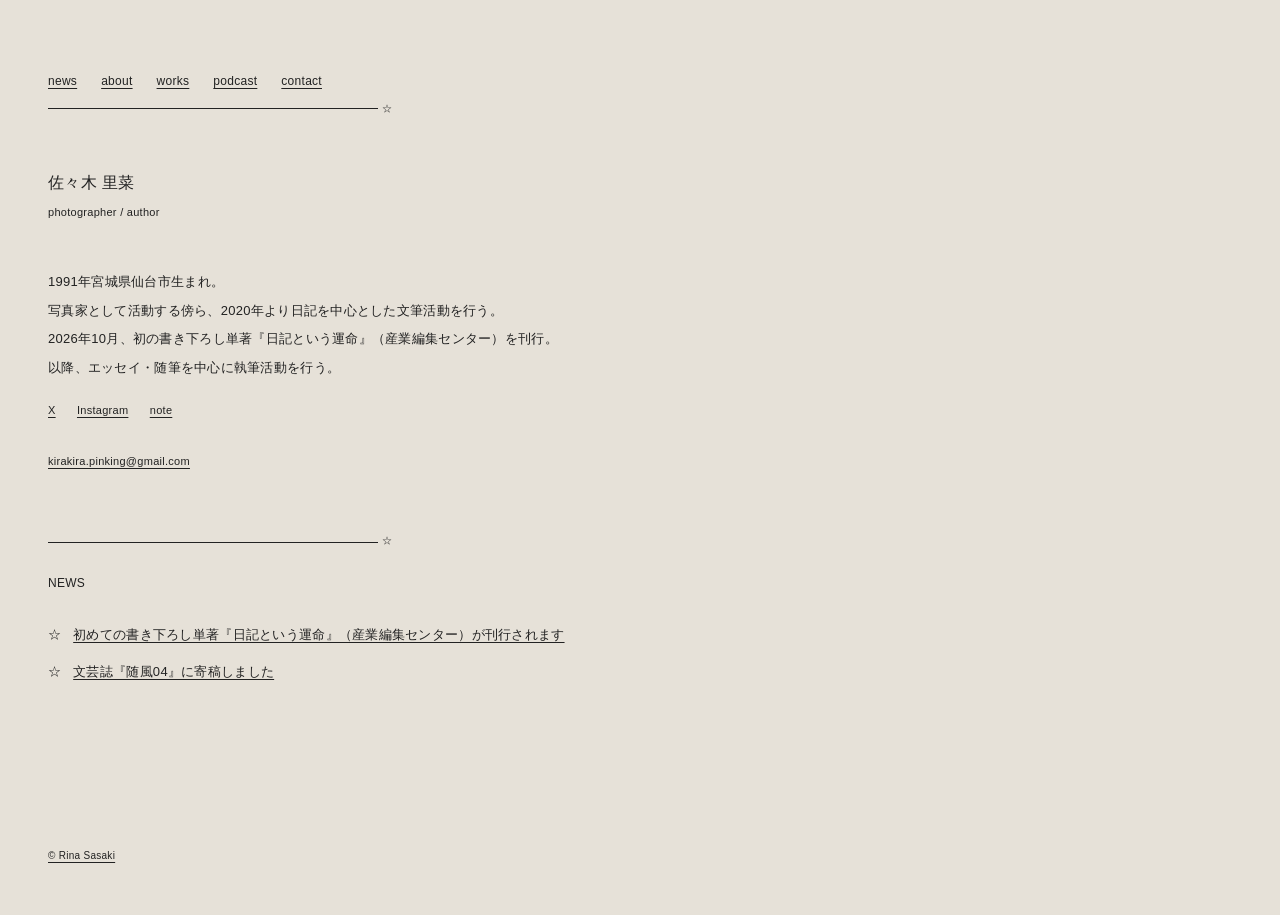
<file: index.html>
<!DOCTYPE html>
<html lang="ja">
<head>
  <meta charset="UTF-8">
  <meta name="viewport" content="width=device-width, initial-scale=1.0">
  <title>佐々木 里菜 | RINA SASAKI</title>
  <link rel="stylesheet" href="style.css">
</head>

<body>

<header class="site-header">

<nav>
  <a href="news.html">news</a>
  <a href="about.html">about</a>
  <a href="work.html">works</a>
  <a href="podcast.html">podcast</a>
  <a href="mailto:kirakira.pinking@gmail.com">contact</a>
</nav>

</header>


<main class="home">

  <section class="profile">

    <h1>佐々木 里菜</h1>

    <p class="role">photographer / author</p>

   <p class="intro">
  1991年宮城県仙台市生まれ。<br>
  写真家として活動する傍ら、2020年より日記を中心とした文筆活動を行う。<br>
  2026年10月、初の書き下ろし単著『日記という運命』（産業編集センター）を刊行。<br>
  以降、エッセイ・随筆を中心に執筆活動を行う。
</p>

    
    <p class="social-links">
  <a href="https://x.com/kirakirapinkin9">X</a>
  <a href="https://www.instagram.com/kirakirapinking/">Instagram</a>
  <a href="https://note.com/kirakirapinking">note</a>
</p>

      <p class="email">
      <a href="mailto:kirakira.pinking@gmail.com">
        kirakira.pinking@gmail.com
      </a>
    </p>

  </section>


  <section class="news">

  <h2>NEWS</h2>

  <ul id="home-news-list"></ul>

</section>

</main>


<footer>
  <p>
    <a href="index.html">© Rina Sasaki</a>
  </p>
</footer>

<script src="news-data.js"></script>

<script>
  const homeNewsList = document.getElementById("home-news-list");

  newsData.forEach(function(news) {

    const li = document.createElement("li");

    li.innerHTML = `
      <a href="${news.url}">
        ${news.title}
      </a>
    `;

    homeNewsList.appendChild(li);

  });
</script>

</body>
</html>
</file>
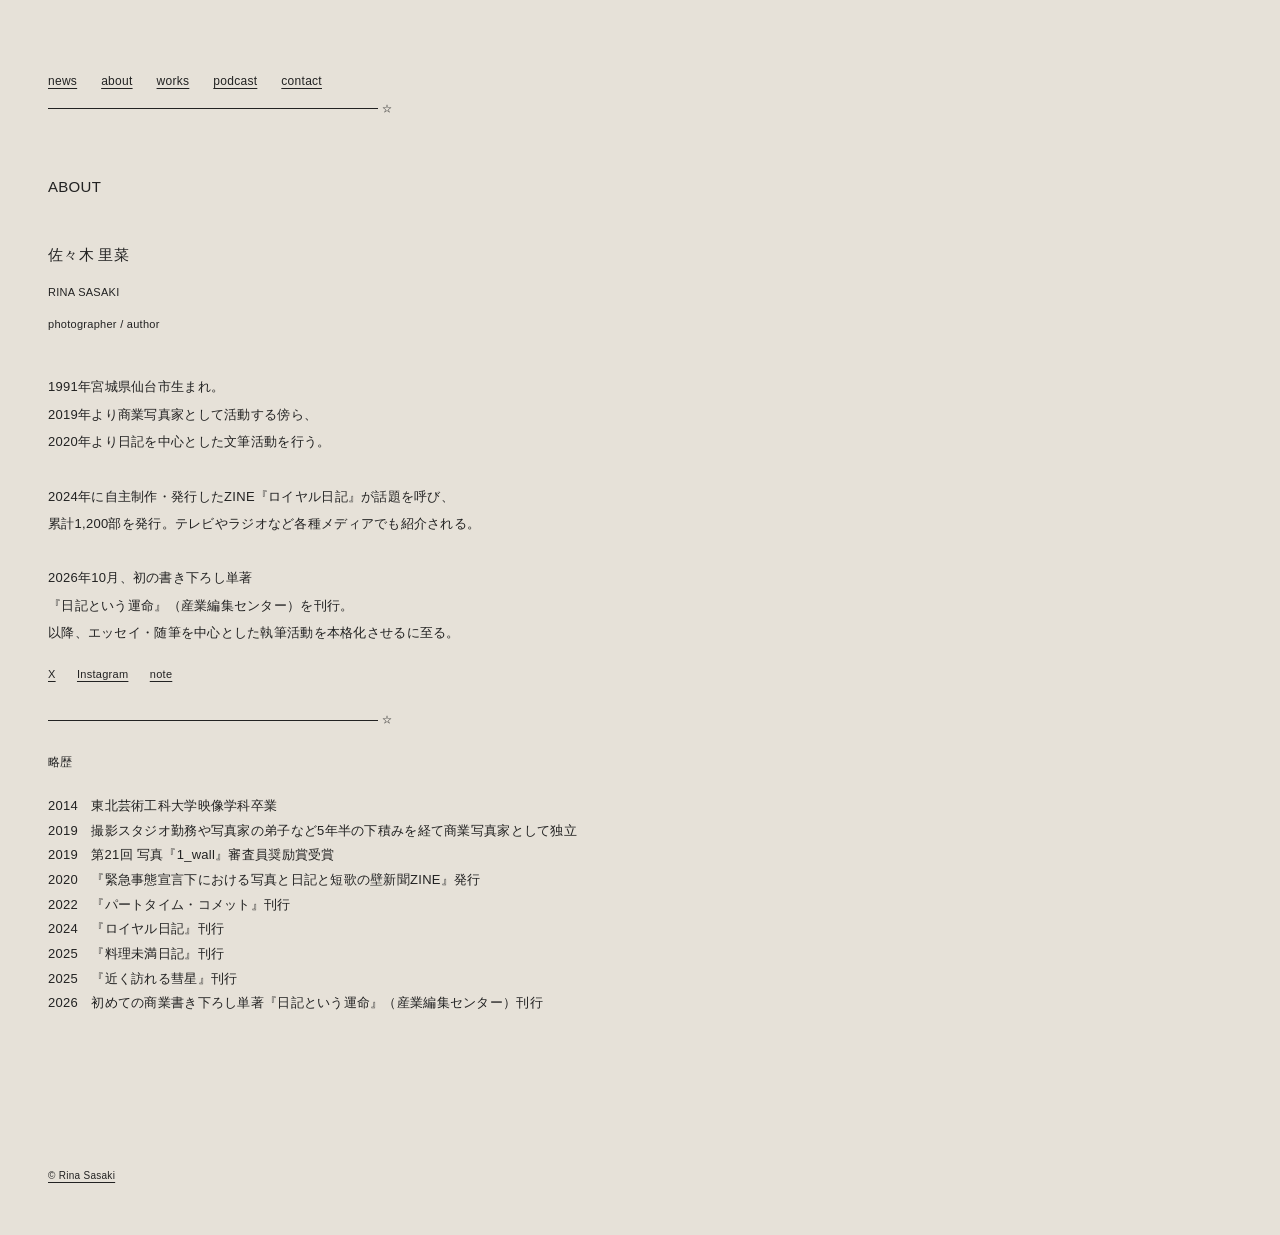
<file: about.html>
<!DOCTYPE html>
<html lang="ja">

<head>
  <meta charset="UTF-8">
  <meta name="viewport" content="width=device-width, initial-scale=1.0">
  <title>ABOUT | 佐々木 里菜</title>
  <link rel="stylesheet" href="style.css">
</head>

<body>

<header class="site-header">

<nav>
  <a href="news.html">news</a>
  <a href="about.html">about</a>
  <a href="work.html">works</a>
  <a href="podcast.html">podcast</a>
  <a href="mailto:kirakira.pinking@gmail.com">contact</a>
</nav>

</header>


<main class="page">

  <section class="about">

    <h1>ABOUT</h1>

    <h2>佐々木 里菜</h2>

    <p class="about-name">RINA SASAKI</p>

    <p class="about-role">photographer / author</p>

    <div class="about-profile">
<br>
      1991年宮城県仙台市生まれ。<br>
      2019年より商業写真家として活動する傍ら、<br>
      2020年より日記を中心とした文筆活動を行う。<br><br>

      2024年に自主制作・発行したZINE『ロイヤル日記』が話題を呼び、<br>
      累計1,200部を発行。テレビやラジオなど各種メディアでも紹介される。<br><br>

      2026年10月、初の書き下ろし単著<br>
      『日記という運命』（産業編集センター）を刊行。<br>
      以降、エッセイ・随筆を中心とした執筆活動を本格化させるに至る。

    </div>
    
<p class="social-links">
  <a href="https://x.com/kirakirapinkin9">X</a>
  <a href="https://www.instagram.com/kirakirapinking/">Instagram</a>
  <a href="https://note.com/kirakirapinking">note</a>
</p>

<div class="about-divider"></div>

    <section class="about-history">

      <h2>略歴</h2>

      2014　東北芸術工科大学映像学科卒業<br>
2019　撮影スタジオ勤務や写真家の弟子など5年半の下積みを経て商業写真家として独立<br>
2019　第21回 写真『1_wall』審査員奨励賞受賞<br>
2020　『緊急事態宣言下における写真と日記と短歌の壁新聞ZINE』発行<br>
2022　『パートタイム・コメット』刊行<br>
2024　『ロイヤル日記』刊行<br>
2025　『料理未満日記』刊行<br>
2025　『近く訪れる彗星』刊行<br>
2026　初めての商業書き下ろし単著『日記という運命』（産業編集センター）刊行

    </section>

  </section>

</main>


<footer>
  <p>
    <a href="index.html">© Rina Sasaki</a>
  </p>
</footer>


</body>
</html>
</file>
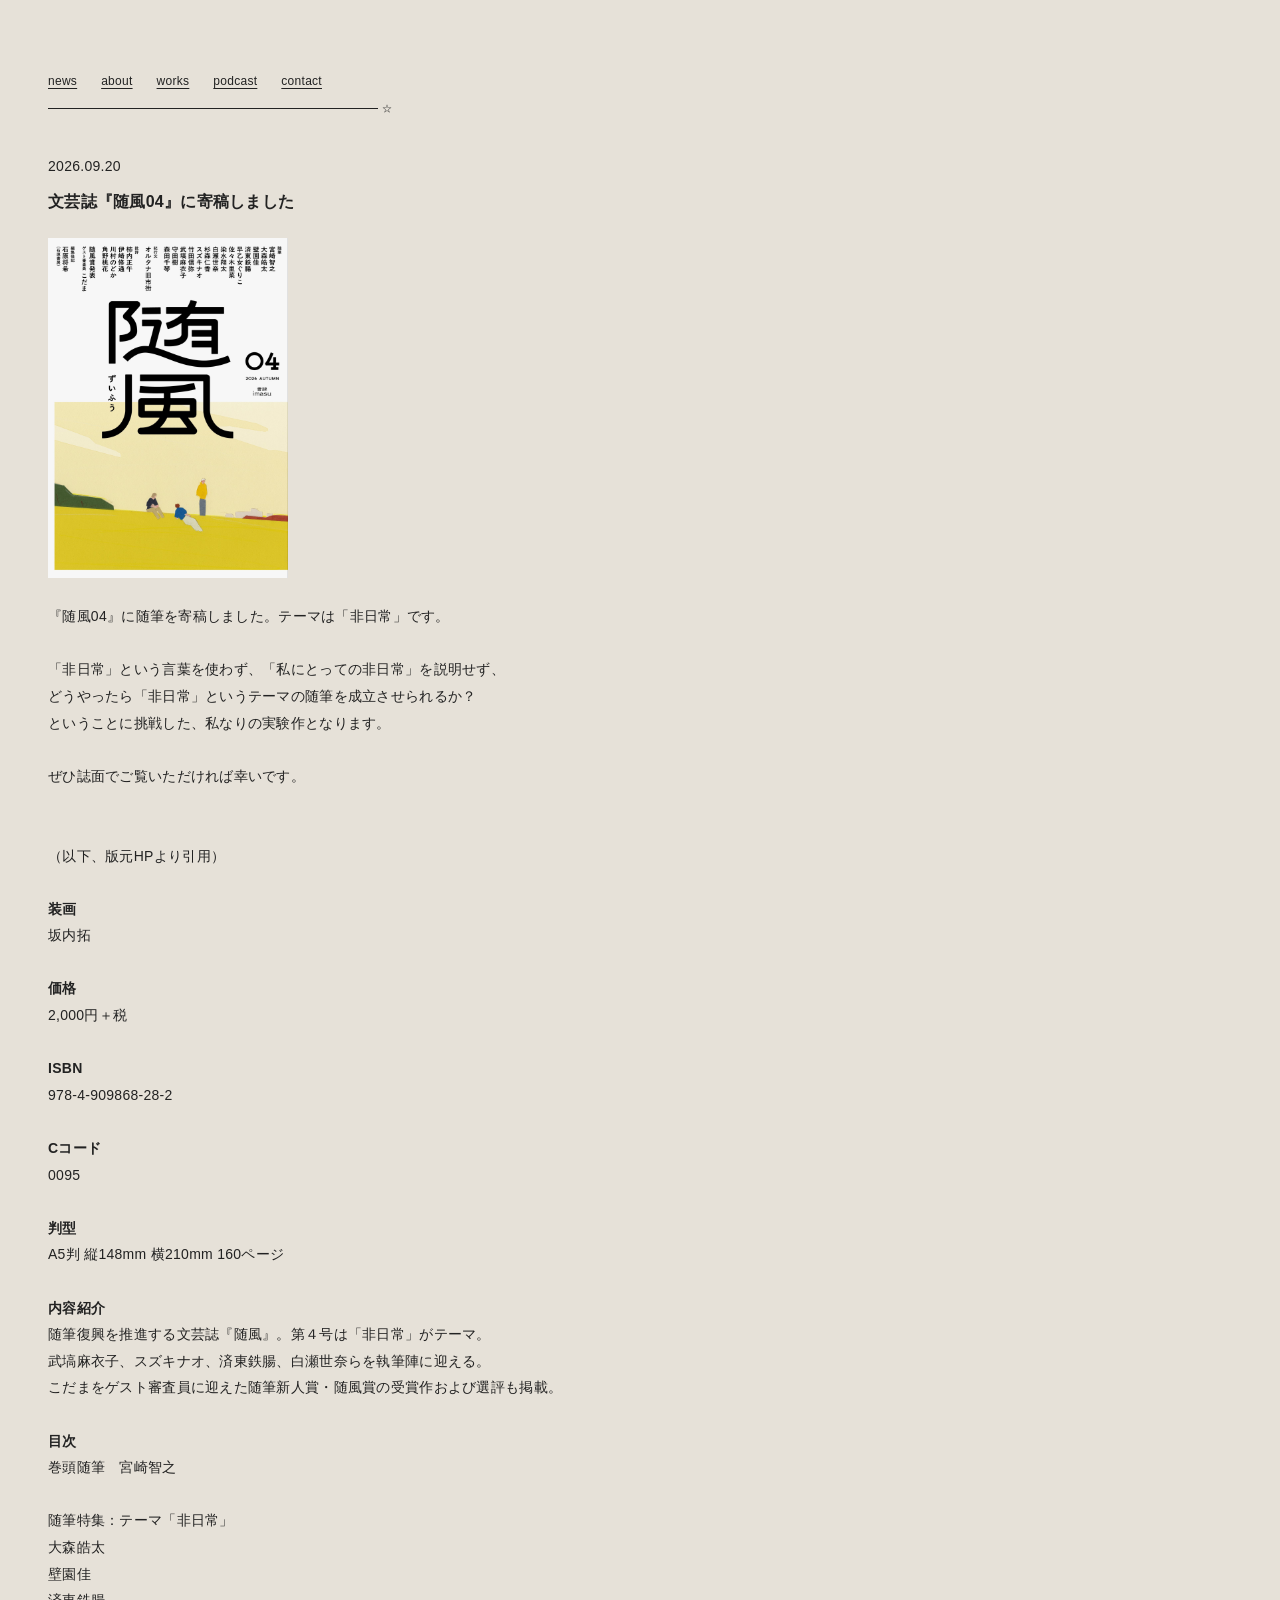
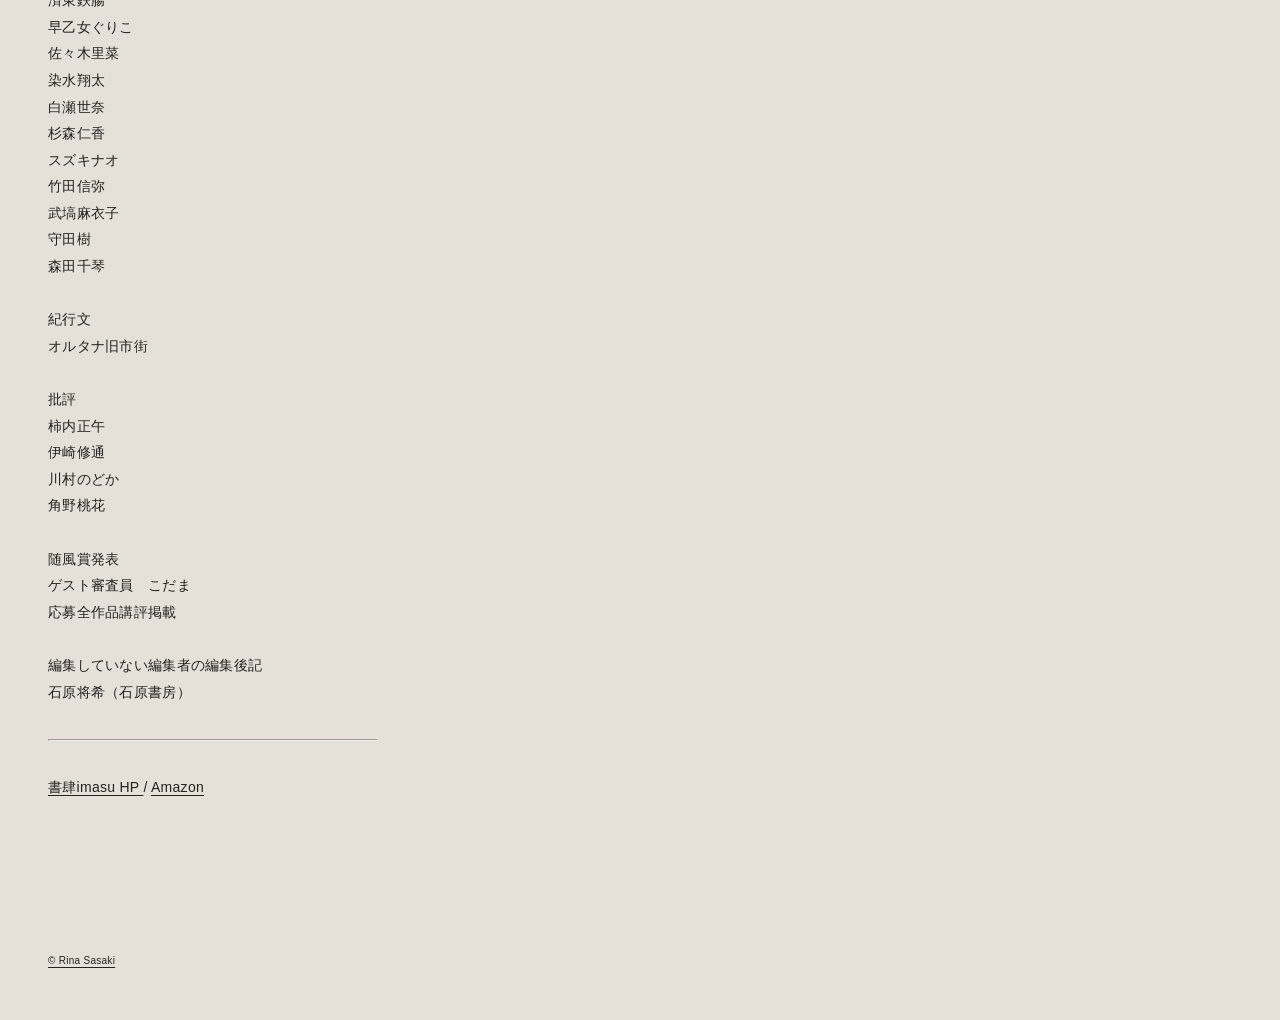
<file: news-20260920.html>
<!DOCTYPE html>
<html lang="ja">

<head>
  <meta charset="UTF-8">
  <meta name="viewport" content="width=device-width, initial-scale=1.0">
  <title>『随風04』 | NEWS | 佐々木 里菜</title>
  <link rel="stylesheet" href="style.css">
</head>

<body>

<header class="site-header">

<nav>
  <a href="news.html">news</a>
  <a href="about.html">about</a>
  <a href="work.html">works</a>
  <a href="podcast.html">podcast</a>
  <a href="mailto:kirakira.pinking@gmail.com">contact</a>
</nav>

</header>


<main class="page">

  <article class="news-article">

    <p class="news-article-date">2026.09.20</p>

    <h1><b>
      文芸誌『随風04』に寄稿しました
    </b></h1>

    <div class="book-images">

      <img src="zuifu-shoei.jpeg" alt="文芸誌『随風04』書影">

    </div>


    <div class="news-article-body">

      『随風04』に随筆を寄稿しました。テーマは「非日常」です。<br><br>

      「非日常」という言葉を使わず、「私にとっての非日常」を説明せず、<br>
      どうやったら「非日常」というテーマの随筆を成立させられるか？<br>
      ということに挑戦した、私なりの実験作となります。<br><br>

      ぜひ誌面でご覧いただければ幸いです。

      <br><br><br>

      （以下、版元HPより引用）

           <br><br>

      <strong>装画</strong><br>
      坂内拓

      <br><br>

      <strong>価格</strong><br>
      2,000円＋税

      <br><br>

      <strong>ISBN</strong><br>
      978-4-909868-28-2

      <br><br>

      <strong>Cコード</strong><br>
      0095

      <br><br>

      <strong>判型</strong><br>
      A5判 縦148mm 横210mm 160ページ

      <br><br>

      <strong>内容紹介</strong><br>
      随筆復興を推進する文芸誌『随風』。第４号は「非日常」がテーマ。<br>
      武塙麻衣子、スズキナオ、済東鉄腸、白瀬世奈らを執筆陣に迎える。<br>
      こだまをゲスト審査員に迎えた随筆新人賞・随風賞の受賞作および選評も掲載。

      <br><br>

      <strong>目次</strong><br>
      巻頭随筆　宮崎智之<br><br>
      
      随筆特集：テーマ「非日常」<br>
      大森皓太<br>
      壁園佳<br>
      済東鉄腸<br>
      早乙女ぐりこ<br>
      佐々木里菜<br>
      染水翔太<br>
      白瀬世奈<br>
      杉森仁香<br>
      スズキナオ<br>
      竹田信弥<br>
      武塙麻衣子<br>
      守田樹<br>
      森田千琴<br><br>
      
      紀行文<br>
      オルタナ旧市街<br><br>
      
      批評<br>
      柿内正午<br>
      伊崎修通<br>
      川村のどか<br>
      角野桃花<br><br>
      
      随風賞発表<br>
      ゲスト審査員　こだま<br>
      応募全作品講評掲載<br><br>
      
      編集していない編集者の編集後記<br>
      石原将希（石原書房）

      <br><br>

      <hr style="width: 330px; margin-left: 0;">

      <br>

      <div class="book-links">

        <a href="https://thebooks.jp/books/007/">
          書肆imasu HP
        </a>
        /
        <a href="https://amzn.asia/d/0fFJnUZc">
          Amazon
        </a>

      </div>

    </div>

  </article>

</main>


<footer>
  <p>
    <a href="index.html">© Rina Sasaki</a>
  </p>
</footer>


</body>
</html>
</file>
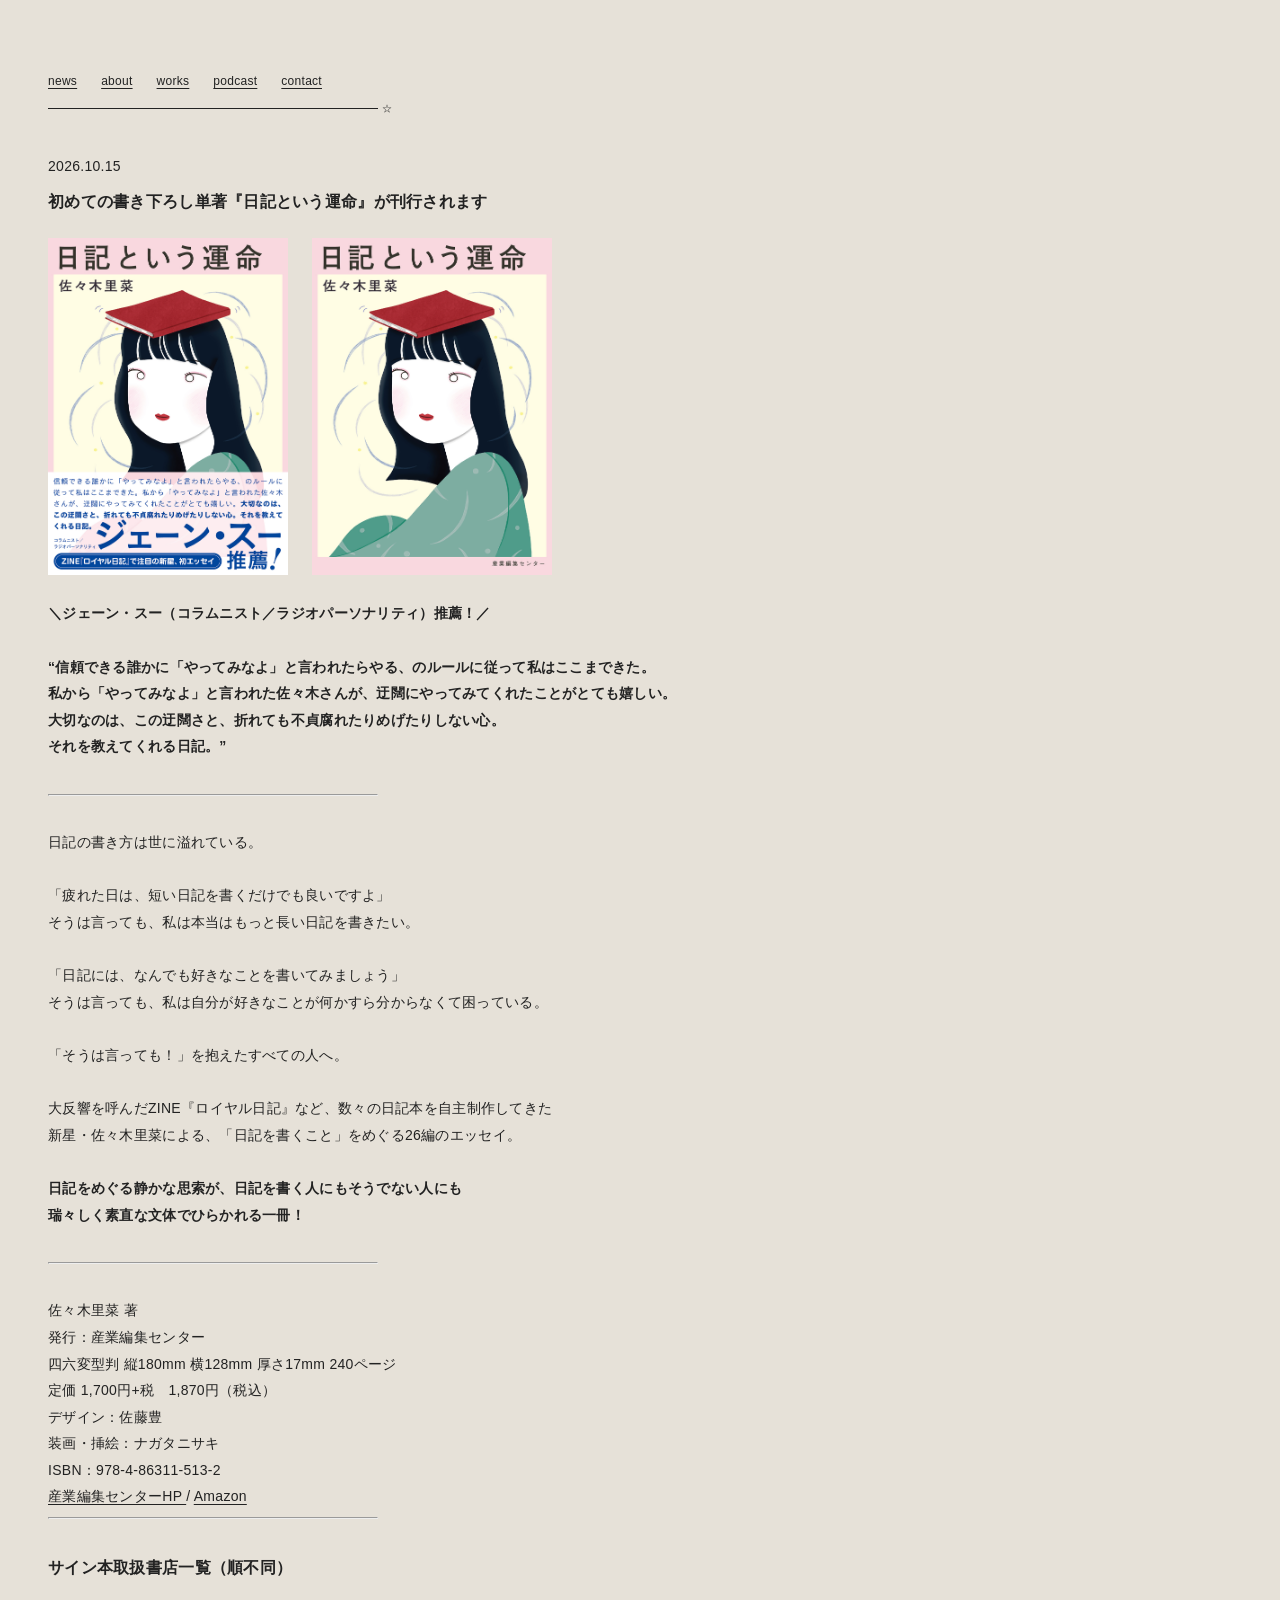
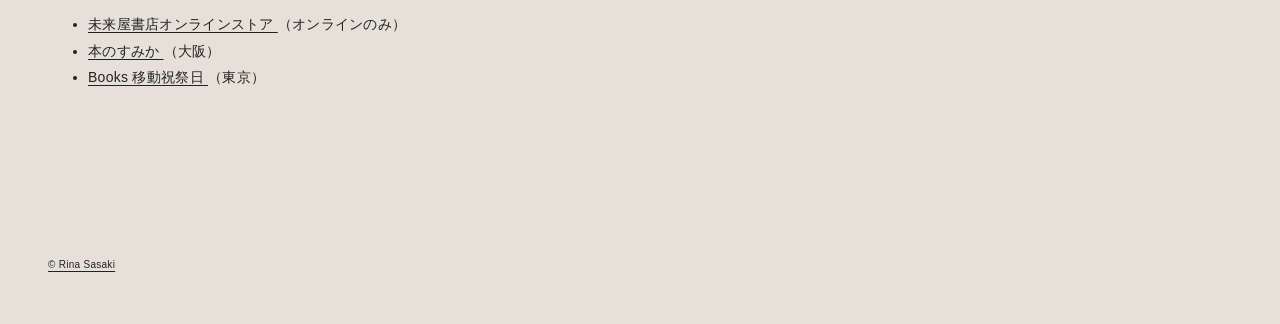
<file: news-20261015.html>
<!DOCTYPE html>
<html lang="ja">

<head>
  <meta charset="UTF-8">
  <meta name="viewport" content="width=device-width, initial-scale=1.0">
  <title>『日記という運命』 | NEWS | 佐々木 里菜</title>
  <link rel="stylesheet" href="style.css">
</head>

<body>

<header class="site-header">

<nav>
  <a href="news.html">news</a>
  <a href="about.html">about</a>
  <a href="work.html">works</a>
  <a href="podcast.html">podcast</a>
  <a href="mailto:kirakira.pinking@gmail.com">contact</a>
</nav>

</header>


<main class="page">

  <article class="news-article">

    <p class="news-article-date">2026.10.15</p>

    <h1><b>
      初めての書き下ろし単著『日記という運命』が刊行されます
    </b></h1>

    <div class="book-images">

      <img src="nikki-unmei-obiari.jpg" alt="『日記という運命』帯あり書影">

      <img src="nikki-unmei-obinashi.jpg" alt="『日記という運命』帯なし書影">

    </div>


    <div class="news-article-body">

      <strong>
        ＼ジェーン・スー（コラムニスト／ラジオパーソナリティ）推薦！／
      </strong>

      <br><br>

      <strong>
        “信頼できる誰かに「やってみなよ」と言われたらやる、のルールに従って私はここまできた。<br>
        私から「やってみなよ」と言われた佐々木さんが、迂闊にやってみてくれたことがとても嬉しい。<br>
        大切なのは、この迂闊さと、折れても不貞腐れたりめげたりしない心。<br>
        それを教えてくれる日記。”
      </strong>

      <br><br>

      <hr style="width: 330px; margin-left: 0;">

      <br>

      日記の書き方は世に溢れている。<br><br>

      「疲れた日は、短い日記を書くだけでも良いですよ」<br>
      そうは言っても、私は本当はもっと長い日記を書きたい。<br><br>

      「日記には、なんでも好きなことを書いてみましょう」<br>
      そうは言っても、私は自分が好きなことが何かすら分からなくて困っている。<br><br>

      「そうは言っても！」を抱えたすべての人へ。<br><br>

      大反響を呼んだZINE『ロイヤル日記』など、数々の日記本を自主制作してきた<br>
      新星・佐々木里菜による、「日記を書くこと」をめぐる26編のエッセイ。<br><br>

      <strong>
        日記をめぐる静かな思索が、日記を書く人にもそうでない人にも<br>
        瑞々しく素直な文体でひらかれる一冊！
      </strong>

      <br><br>

      <hr style="width: 330px; margin-left: 0;">

      <br>

      佐々木里菜 著<br>
      発行：産業編集センター<br>
      四六変型判 縦180mm 横128mm 厚さ17mm 240ページ<br>
      定価 1,700円+税　1,870円（税込）<br>
      デザイン：佐藤豊<br>
      装画・挿絵：ナガタニサキ<br>
      ISBN：978-4-86311-513-2

      <br>

      <div class="book-links">

        
        <a href="https://book.shc.co.jp/24826">
        産業編集センターHP
        </a>
/
        <a href="https://www.amazon.co.jp/dp/486311513X">
          Amazon
        </a>
<br>


      </div>

    </div>
    
   <hr style="width: 330px; margin-left: 0;">

    <section class="signed-books">

      <br>

      <h2>サイン本取扱書店一覧（順不同）</h2>
      <ul>       
        <li>
          <a href="https://store.miraiyashoten.co.jp/Form/Product/ProductDetail.aspx?shop=0&pid=9784863115132&swrd=%E3%82%B5%E3%82%A4%E3%83%B3%E6%9C%AC">
            未来屋書店オンラインストア
          </a>
          （オンラインのみ）
        </li>

        <li>
          <a href="https://honnosumika.base.shop/items/156700454">
            本のすみか
          </a>
          （大阪）
        </li>

        <li>
          <a href="https://idoshukusaijitu.shop-pro.jp/?pid=193504811">
            Books 移動祝祭日
          </a>
          （東京）
        </li>

      </ul>

    </section>

  </article>

</main>


<footer>
  <p>
    <a href="index.html">© Rina Sasaki</a>
  </p>
</footer>


</body>
</html>
</file>
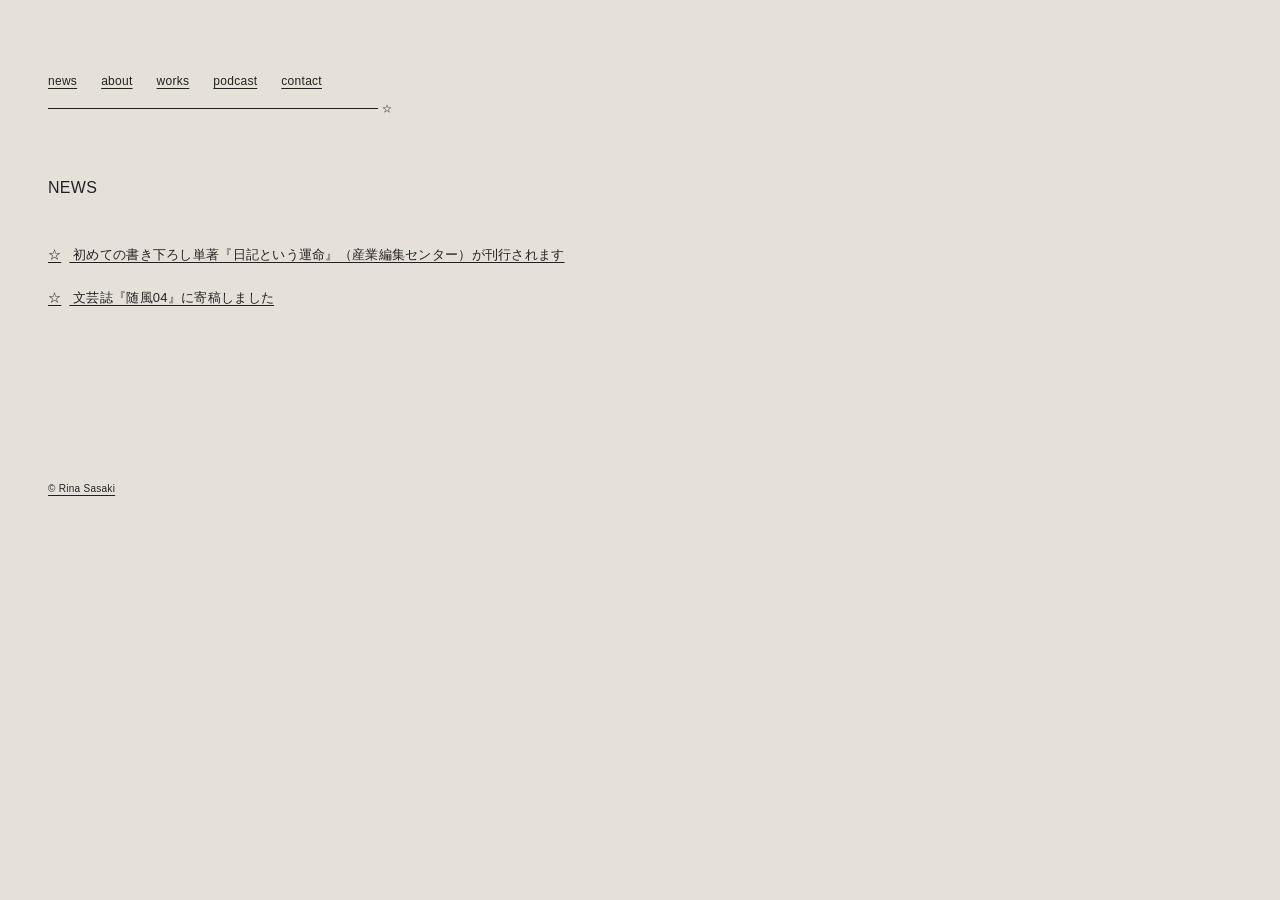
<file: news.html>
<!DOCTYPE html>
<html lang="ja">

<head>
  <meta charset="UTF-8">
  <meta name="viewport" content="width=device-width, initial-scale=1.0">
  <title>NEWS | 佐々木 里菜</title>
  <link rel="stylesheet" href="style.css">
</head>

<body>

<header class="site-header">

<nav>
  <a href="news.html">news</a>
  <a href="about.html">about</a>
  <a href="work.html">works</a>
  <a href="podcast.html">podcast</a>
  <a href="mailto:kirakira.pinking@gmail.com">contact</a>
</nav>

</header>


<main class="page">

  <h1>NEWS</h1>

  <ul class="news-list" id="news-list"></ul>

</main>


<footer>
  <p>
    <a href="index.html">© Rina Sasaki</a>
  </p>
</footer>


<script src="news-data.js"></script>

<script>
  const newsList = document.getElementById("news-list");

  newsData.forEach(function(news) {

    const li = document.createElement("li");

    li.innerHTML = `
      <a href="${news.url}">
        <span class="news-mark">☆</span>
        ${news.title}
      </a>
    `;

    newsList.appendChild(li);

  });
</script>

</body>
</html>
</file>
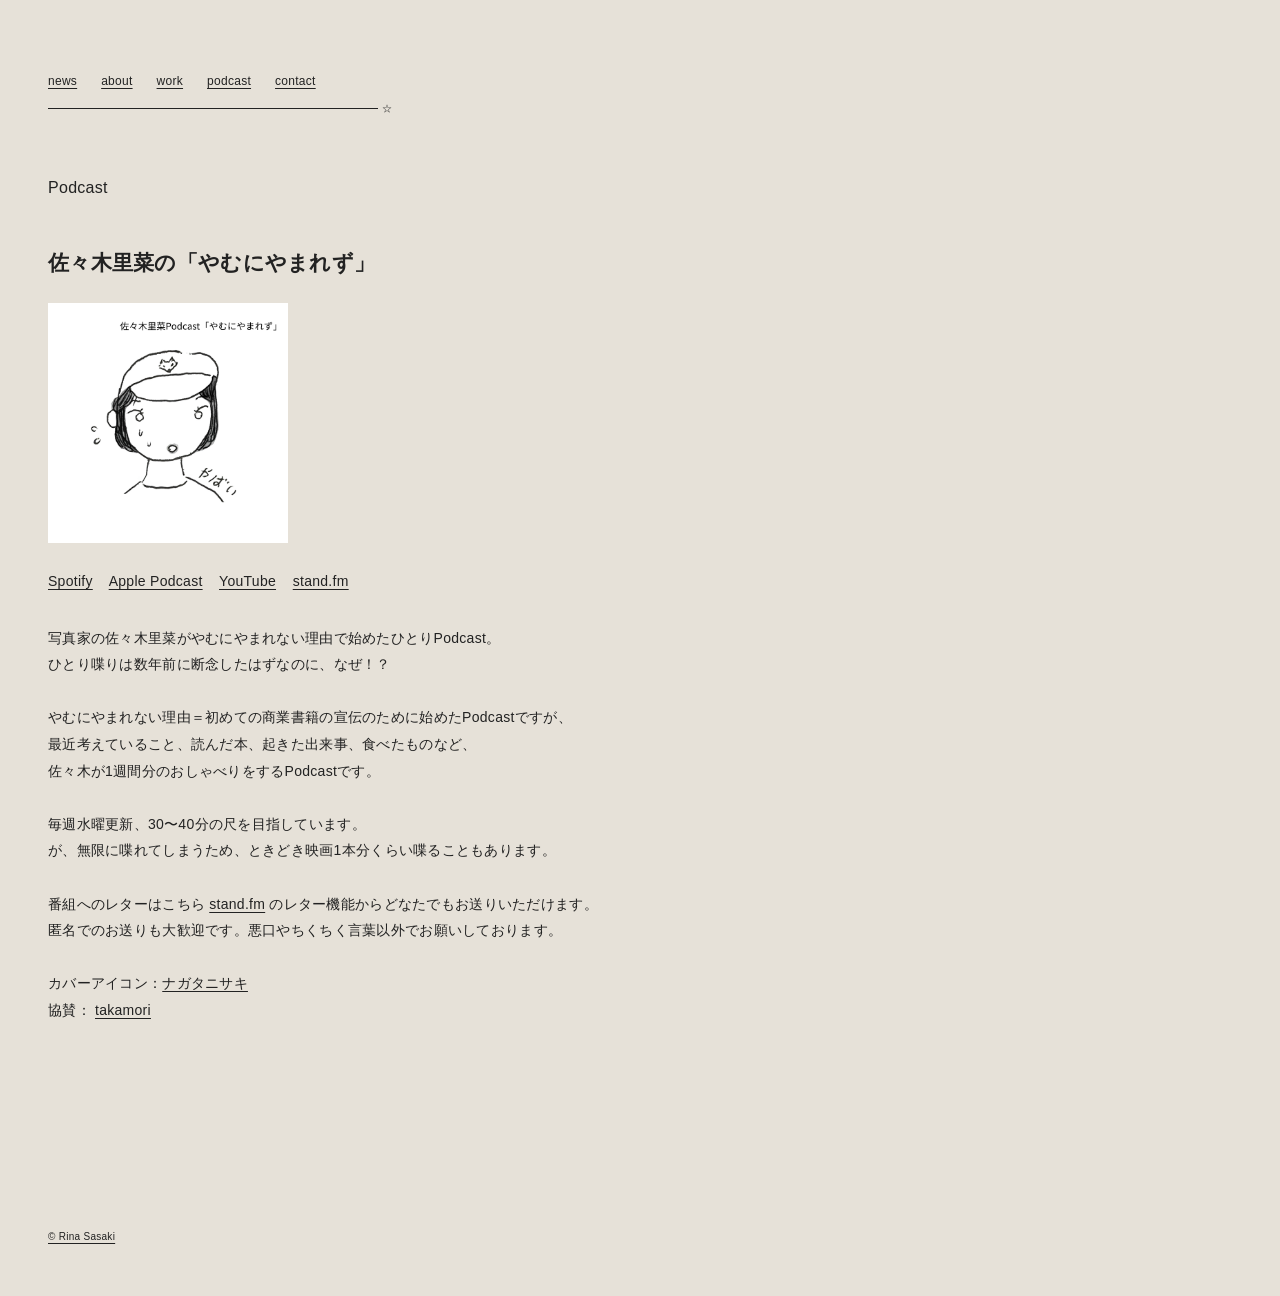
<file: podcast.html>
<!DOCTYPE html>
<html lang="ja">

<head>
  <meta charset="UTF-8">
  <meta name="viewport" content="width=device-width, initial-scale=1.0">
  <title>Podcast | 佐々木 里菜</title>
  <link rel="stylesheet" href="style.css">
</head>

<body>

<header class="site-header">

  <nav>
    <a href="news.html">news</a>
    <a href="about.html">about</a>
    <a href="work.html">work</a>
    <a href="podcast.html">podcast</a>
    <a href="mailto:kirakira.pinking@gmail.com">contact</a>
  </nav>

</header>


<main class="page">

  <section class="podcast">

    <h1>Podcast</h1>

    <h2>佐々木里菜の「やむにやまれず」</h2>

    <div class="podcast-image">

      <img src="Podcast_icon.JPG" alt="佐々木里菜の「やむにやまれず」">

    </div>

      <a href="https://open.spotify.com/show/0345G1ThzZ7LiwNvmZ5TRL?si=d9739f2e491d4dad">Spotify</a>
      &nbsp;&nbsp;
      <a href="https://podcasts.apple.com/us/podcast/%E4%BD%90%E3%80%85%E6%9C%A8%E9%87%8C%E8%8F%9C%E3%81%AE-%E3%82%84%E3%82%80%E3%81%AB%E3%82%84%E3%81%BE%E3%82%8C%E3%81%9A/id6800568611">Apple Podcast</a>
      &nbsp;&nbsp;
      <a href="https://youtube.com/playlist?list=PLdWDOLOAI98g&si=Rjy1TNQ5Gc8sBQJI">YouTube</a>
      &nbsp;&nbsp;
<a href="https://stand.fm/channels/623dc1a87cd2c7432845ece3">stand.fm</a>

<div class="podcast-description">
  写真家の佐々木里菜がやむにやまれない理由で始めたひとりPodcast。<br>
      ひとり喋りは数年前に断念したはずなのに、なぜ！？<br><br>

      やむにやまれない理由＝初めての商業書籍の宣伝のために始めたPodcastですが、<br>
      最近考えていること、読んだ本、起きた出来事、食べたものなど、<br>
      佐々木が1週間分のおしゃべりをするPodcastです。<br><br>

      毎週水曜更新、30〜40分の尺を目指しています。<br>
      が、無限に喋れてしまうため、ときどき映画1本分くらい喋ることもあります。<br><br>

      番組へのレターはこちら
      <a href="https://stand.fm/channels/623dc1a87cd2c7432845ece3">stand.fm</a>
      のレター機能からどなたでもお送りいただけます。<br>
      匿名でのお送りも大歓迎です。悪口やちくちく言葉以外でお願いしております。

      <br><br>

      カバーアイコン：<a href="https://sakinagatani.com/">ナガタニサキ</a><br>
      協賛：
      <a href="https://x.com/em0z">takamori</a>

      <br><br><br>

    </div>

  </section>

</main>


<footer>
  <p>
    <a href="index.html">© Rina Sasaki</a>
  </p>
</footer>


</body>
</html>
</file>
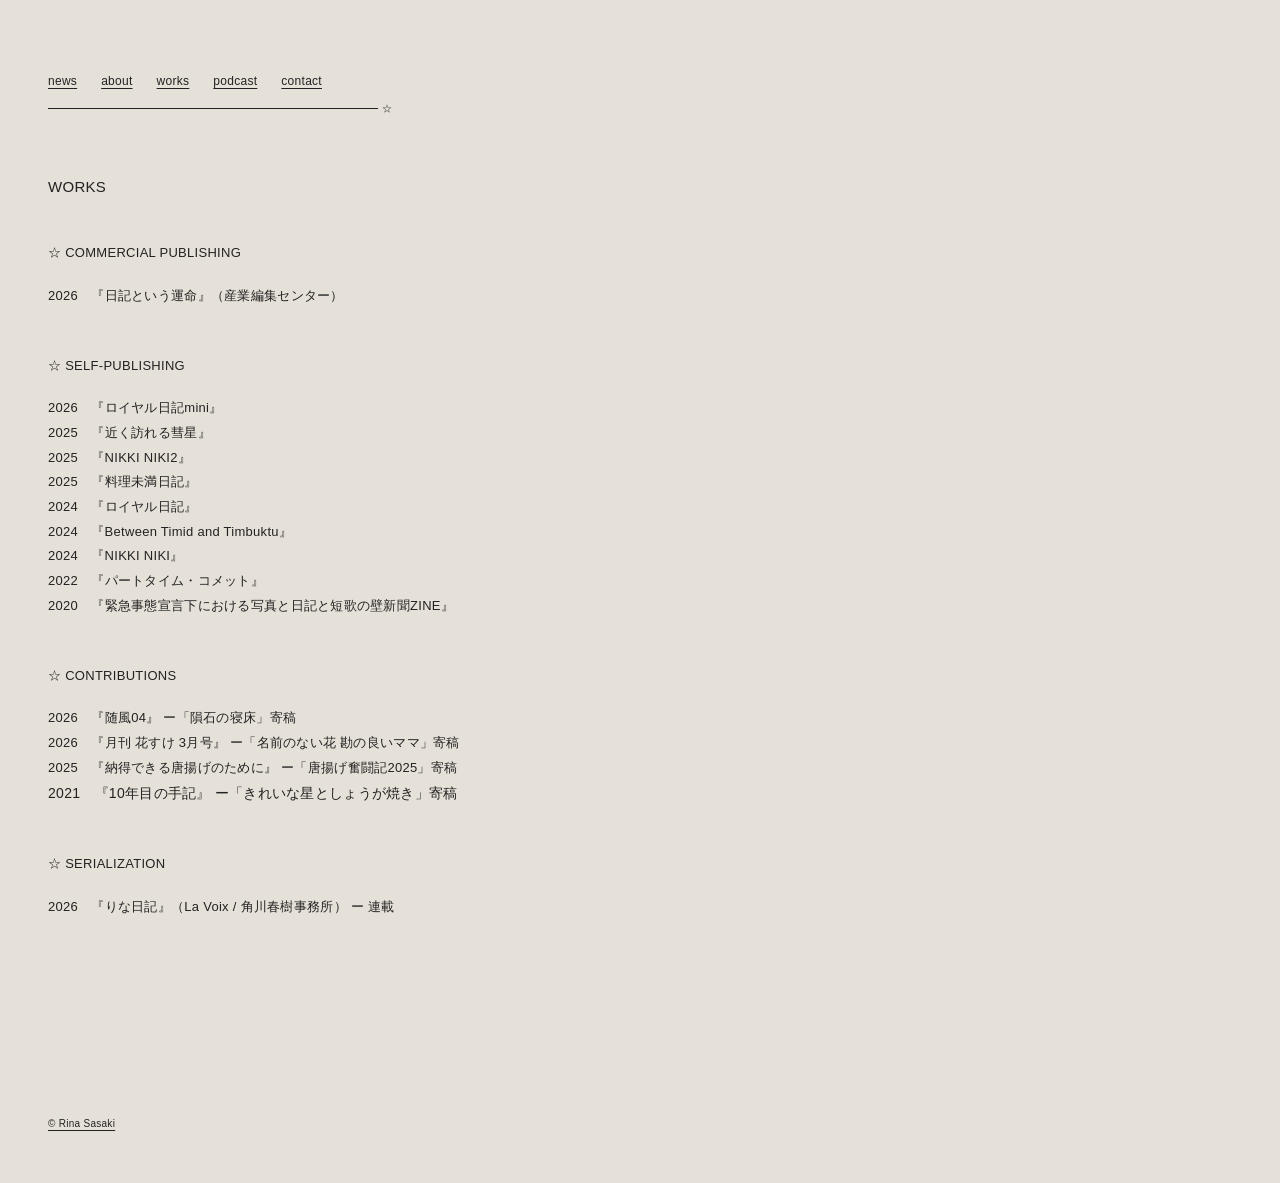
<file: work.html>
<!DOCTYPE html>
<html lang="ja">

<head>
  <meta charset="UTF-8">
  <meta name="viewport" content="width=device-width, initial-scale=1.0">
  <title>WORK | 佐々木 里菜</title>
  <link rel="stylesheet" href="style.css">
</head>

<body>

<header class="site-header">

<nav>
  <a href="news.html">news</a>
  <a href="about.html">about</a>
  <a href="work.html">works</a>
  <a href="podcast.html">podcast</a>
  <a href="mailto:kirakira.pinking@gmail.com">contact</a>
</nav>

</header>


<main class="page">

  <section class="work">

    <h1>WORKS</h1>


    <section class="work-category">

      <h3>☆ COMMERCIAL PUBLISHING</h3>

  <p>
  2026　<a href="https://www.amazon.co.jp/dp/486311513X">『日記という運命』</a>（産業編集センター）
</p>

    </section>


   <section class="work-category">

  <h3>☆ SELF-PUBLISHING</h3>

  <p>
    2026　<a href="https://kirakirapinking.stores.jp/items/6964adef717fd9f1b2e4a73c">『ロイヤル日記mini』</a><br>

    2025　<a href="https://kirakirapinking.stores.jp/items/68f72bf67f5ecd1474b55131">『近く訪れる彗星』</a><br>

    2025　『NIKKI NIKI2』<br>

    2025　<a href="https://kirakirapinking.stores.jp/items/67b72b30e35190072543db13">『料理未満日記』</a><br>

    2024　<a href="https://kirakirapinking.stores.jp/items/6746b96951c85c06167d6598">『ロイヤル日記』</a><br>

    2024　<a href="https://kirakirapinking.stores.jp/items/6746bc0d155f2d084d9ed4d1">『Between Timid and Timbuktu』</a><br>

    2024　<a href="https://kirakirapinking.stores.jp/items/6746be8122176f0766f394f0">『NIKKI NIKI』</a><br>

    2022　<a href="https://kirakirapinking.stores.jp/items/6257b0d2d218bc5d895bcb08">『パートタイム・コメット』</a><br>

    2020　<a href="https://tsukihi.stores.jp/items/5fbf7a69da019c242bc80707">『緊急事態宣言下における写真と日記と短歌の壁新聞ZINE』</a>
  </p>

</section>


<section class="work-category">

  <h3>☆ CONTRIBUTIONS</h3>

  <p>
    2026　<a href="https://thebooks.jp/books/007/">『随風04』</a> ー「隕石の寝床」寄稿<br>

    2026　<a href="https://www.instagram.com/monthly_hanasuke/">『月刊 花すけ 3月号』</a> ー「名前のない花 勘の良いママ」寄稿<br>

    2025　<a href="https://honnosumika.base.shop/items/118486732">『納得できる唐揚げのために』</a> ー「唐揚げ奮闘記2025」寄稿
  </p>

    2021　<a href="https://asttr.jp/feature/shuki/017/index.html">『10年目の手記』</a> ー「きれいな星としょうが焼き」寄稿
  </p>

</section>

    <section class="work-category">

  <h3>☆ SERIALIZATION</h3>

  <p>
    2026　<a href="https://lavoix.jp/regulars/sasakirina/">『りな日記』</a>（La Voix / 角川春樹事務所） ー 連載
  </p>

</section>

</main>


<footer>
  <p>
    <a href="index.html">© Rina Sasaki</a>
  </p>
</footer>


</body>
</html>
</file>
<file: style.css>
* {
  box-sizing: border-box;
  }

html {
font-size: 14px;
}

body {
margin: 0;
background: #E6E1D8;
color: #222222;
font-family:
-apple-system,
BlinkMacSystemFont,
"Helvetica Neue",
"Hiragino Kaku Gothic ProN",
"Hiragino Sans",
"Yu Gothic",
YuGothic,
sans-serif;
line-height: 1.9;
letter-spacing: 0.02em;
}

a {
  color: inherit;
  text-decoration: underline;
  text-underline-offset: 3px;
}

a:hover {
text-decoration: underline;
text-underline-offset: 3px;
}

/* メニュー */

.site-header {
padding: 70px 48px 65px;
position: relative;
}

/* メニュー下の線 */

.site-header::before {
content: "";
position: absolute;
left: 48px;
width: 330px;
bottom: 49px;
border-top: 1px solid #222222;
}

/* メニュー下の☆ */

.site-header::after {
content: "☆";
position: absolute;
left: 378px;
bottom: 44px;
background: #E6E1D8;
padding-left: 4px;
font-size: 10px;
line-height: 1;
}

nav {
display: flex;
flex-wrap: wrap;
gap: 0 24px;
font-size: 12px;
}

/* トップページ */

.home {
padding: 10px 48px 100px;
}

/* 名前 */

.profile h1 {
margin: 0 0 4px;
font-size: 16px;
font-weight: 500;
}

/* 肩書き */

.role {
margin: 0 0 45px;
font-size: 11px;
}

/* プロフィール */

.intro {
margin: 0;
max-width: 620px;
font-size: 13px;
line-height: 2.2;
}

/* メール */

.email {
margin-top: 30px;
font-size: 11px;
}

/* NEWS */

.news {
margin-top: 70px;
padding-top: 30px;
position: relative;
}

/* NEWS上の線 */

.news::before {
content: "";
position: absolute;
top: 0;
left: 0;
width: 330px;
border-top: 1px solid #222222;
}

/* NEWS上の☆ */

.news::after {
content: "☆";
position: absolute;
left: 330px;
top: -6px;
background: #E6E1D8;
padding-left: 4px;
font-size: 10px;
line-height: 1;
}

.news h2 {
margin: 0 0 28px;
font-size: 12px;
font-weight: 500;
}

.news ul {
margin: 0;
padding: 0;
list-style: none;
max-width: 720px;
}

.news li {
margin-bottom: 12px;
font-size: 13px;
}

.news li::before {
content: "☆";
margin-right: 8px;
}

/* フッター */

footer {
padding: 40px 48px;
font-size: 10px;
}

/* スマートフォン */

@media (max-width: 600px) {

.site-header {
padding: 45px 25px 50px;
}

/* スマホでは線を画面幅に合わせる */

.site-header::before {
left: 25px;
right: 25px;
width: auto;
bottom: 34px;
}

/* スマホでは☆を右端に */

.site-header::after {
left: auto;
right: 25px;
bottom: 29px;
}

nav {
gap: 0 16px;
line-height: 2.2;
}

.home {
padding: 10px 25px 70px;
}

.profile h1 {
font-size: 15px;
}

.intro {
font-size: 13px;
}

.news {
margin-top: 60px;
}

/* NEWSの線もスマホでは画面幅に合わせる */

.news::before {
left: 0;
width: 100%;
}

.news::after {
left: auto;
right: 0;
}

footer {
padding: 30px 25px;
}

}

/* NEWSページ */

.page {
  padding: 15px 48px 100px;
}

.page h1 {
  margin: 0 0 40px;
  font-size: 16px;
  font-weight: 500;
}

.news-list {
  margin: 0;
  padding: 0;
  list-style: none;
  max-width: 720px;
}

.news-list li {
  margin-bottom: 18px;
  font-size: 13px;
}

.news-mark {
  margin-right: 8px;
}


/* NEWSページ・スマートフォン */

@media (max-width: 600px) {

  .page {
    padding: 15px 25px 70px;
  }

  .page h1 {
    font-size: 15px;
    margin-bottom: 35px;
  }

  .news-list li {
    font-size: 13px;
  }

}

/* NEWS記事の書影 */

.book-images {
  display: flex;
  gap: 24px;
  margin: 35px 0 45px;
  max-width: 620px;
}

.book-images img {
  display: block;
  width: 240px;
  height: auto;
}

@media (max-width: 600px) {

  .book-images {
    flex-direction: column;
    max-width: 100%;
    gap: 20px;
  }

  .book-images img {
    width: 100%;
    max-width: 320px;
  }

}

.news-article-date {
  margin: 0 0 8px;
}

.news-article h1 {
  margin: 0 0 15px;
}

.book-images {
  display: flex;
  gap: 24px;
  margin: 20px 0 25px;
  max-width: 620px;
}

.signed-books h2 {
  font-size: 16px;
  font-weight: 700;
  margin: 0 0 28px;
}

.news-article {
  margin-top: -20px;
}

.social-links {
  margin-top: 18px;
  font-size: 11px;
}

.social-links a {
  margin-right: 18px;
}

/* ABOUTページ */

.about {
  font-size: 13px;
}

.about h1 {
  font-size: 15px;
  font-weight: 500;
}

.about h2 {
  font-size: 15px;
  font-weight: 500;
}

.about-name {
  font-size: 11px;
}

.about-role {
  font-size: 11px;
}

.about-profile {
  font-size: 13px;
  line-height: 2.1;
}

.about .social-links {
  font-size: 11px;
  margin-top: 18px;
  margin-bottom: 35px;
}

.about-divider {
  width: 330px;
  border-top: 1px solid #222222;
  position: relative;
  margin-bottom: 30px;
}

.about-divider::after {
  content: "☆";
  position: absolute;
  left: 330px;
  top: -6px;
  background: #E6E1D8;
  padding-left: 4px;
  font-size: 10px;
  line-height: 1;
}

.about-history h2 {
  font-size: 12px;
  font-weight: 500;
  margin: 0 0 20px;
}

.about-history {
  font-size: 13px;
  line-height: 1.9;
}

/* WORKページ */

.work h1 {
  font-size: 15px;
  font-weight: 500;
  margin: 0 0 40px;
}

.work h2 {
  font-size: 12px;
  font-weight: 500;
  margin: 0 0 35px;
}

.work-category {
  margin-bottom: 45px;
}

.work-category h3 {
  font-size: 13px;
  font-weight: 500;
  margin: 0 0 18px;
}

.work-category p {
  margin: 0;
  font-size: 13px;
  line-height: 1.9;
}

/* WORKページのリンク */

.work a {
  text-decoration: none;
}

.work a:hover {
  text-decoration: underline;
  text-underline-offset: 3px;
}

/* Podcast */

.podcast-image {
  margin: 20px 0 25px;
}

.podcast-image img {
  display: block;
  width: 240px;
  height: auto;
}

@media (max-width: 600px) {

  .podcast-image img {
    width: 100%;
    max-width: 240px;
  }

}

.podcast-description {
  margin-top: 30px;
}
</file>
